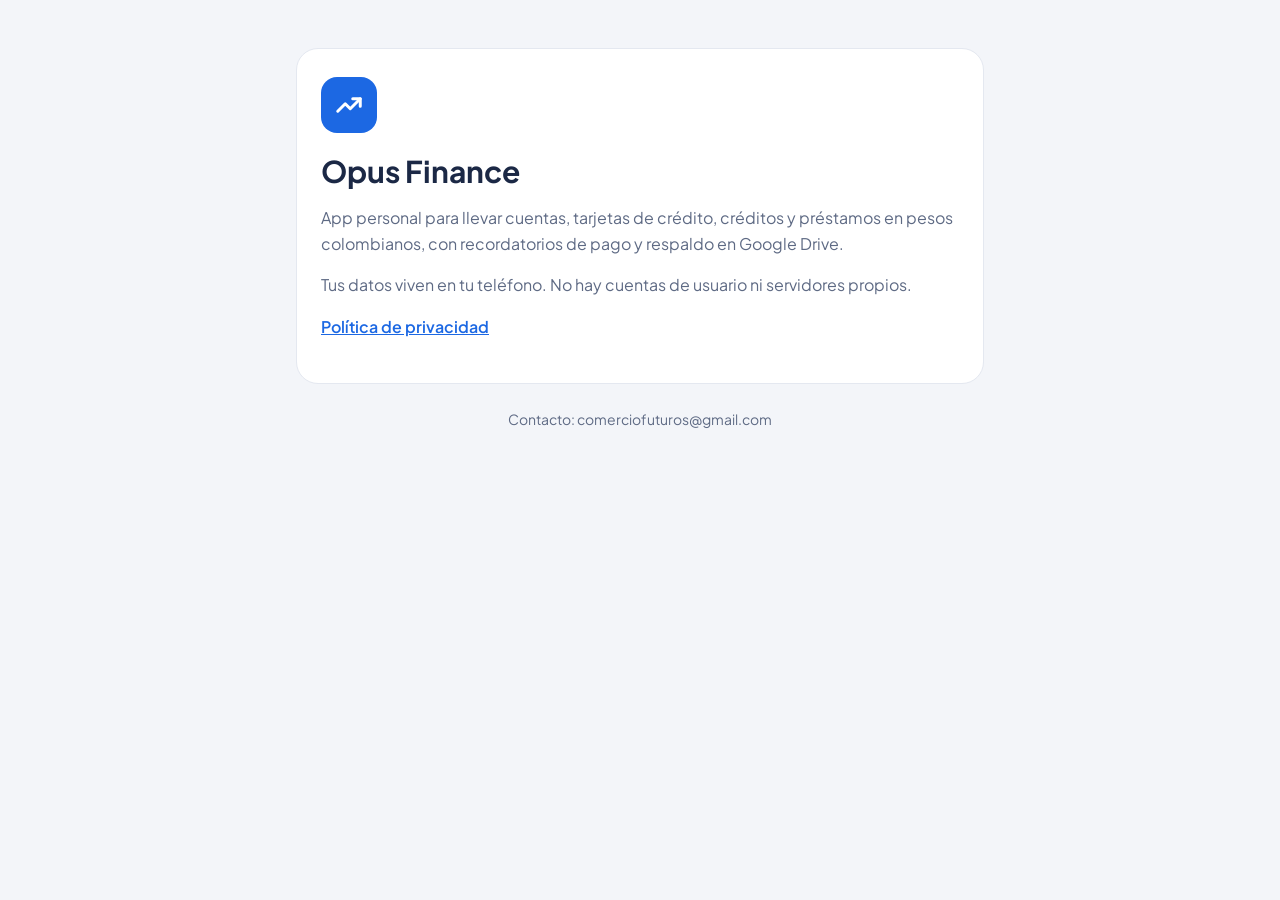
<file: index.html>
<!doctype html>
<html lang="es">
<head>
<meta charset="utf-8">
<meta name="viewport" content="width=device-width, initial-scale=1">
<title>Opus Finance</title>
<link rel="preconnect" href="https://fonts.googleapis.com">
<link href="https://fonts.googleapis.com/css2?family=Plus+Jakarta+Sans:wght@400;600;800&display=swap" rel="stylesheet">
<link rel="stylesheet" href="style.css">
</head>
<body>
<main>
  <div class="card">
    <div class="logo" aria-hidden="true">
      <svg width="30" height="30" viewBox="0 0 24 24" fill="none" stroke="#fff" stroke-width="2.4" stroke-linecap="round" stroke-linejoin="round"><polyline points="3 17 9 11 13 15 21 7"/><polyline points="15 7 21 7 21 13"/></svg>
    </div>
    <h1>Opus Finance</h1>
    <p>App personal para llevar cuentas, tarjetas de crédito, créditos y préstamos en pesos colombianos, con recordatorios de pago y respaldo en Google Drive.</p>
    <p>Tus datos viven en tu teléfono. No hay cuentas de usuario ni servidores propios.</p>
    <p><a href="privacidad.html">Política de privacidad</a></p>
  </div>
  <footer>Contacto: comerciofuturos@gmail.com</footer>
</main>
</body>
</html>
</file>
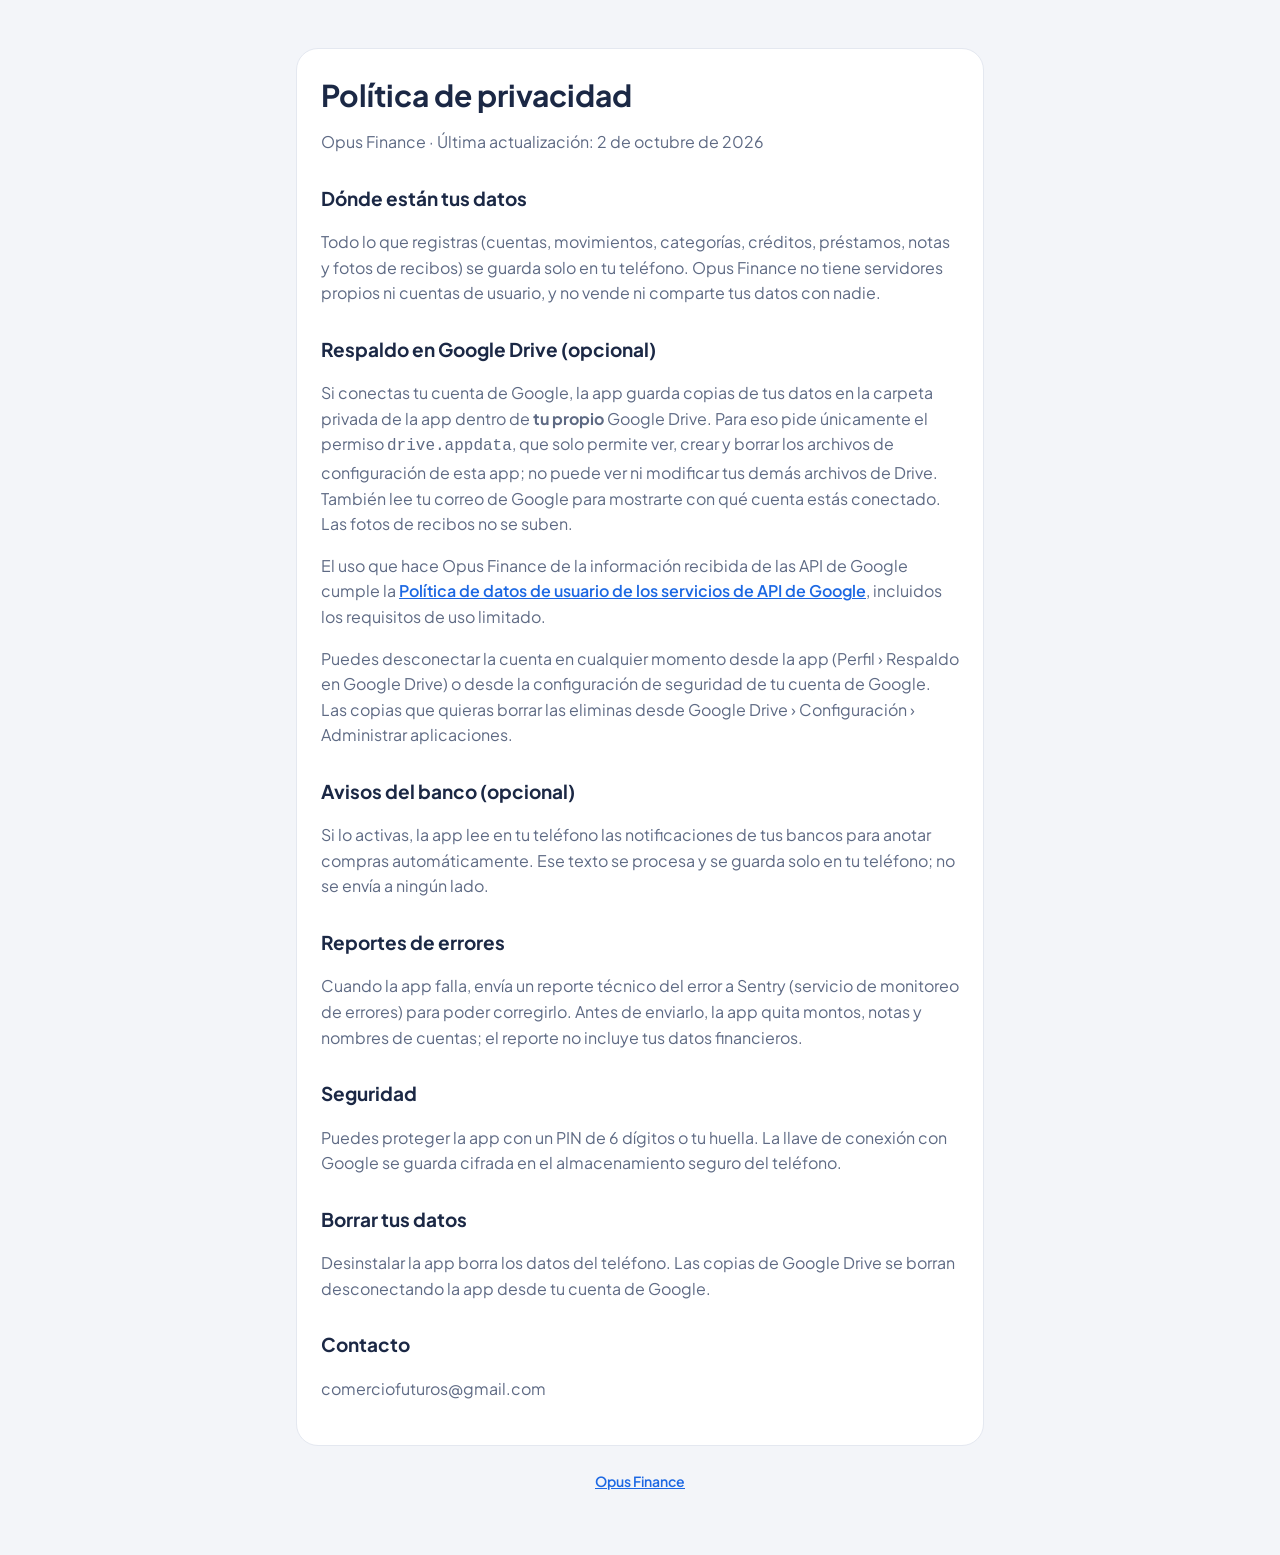
<file: privacidad.html>
<!doctype html>
<html lang="es">
<head>
<meta charset="utf-8">
<meta name="viewport" content="width=device-width, initial-scale=1">
<title>Política de privacidad · Opus Finance</title>
<link rel="preconnect" href="https://fonts.googleapis.com">
<link href="https://fonts.googleapis.com/css2?family=Plus+Jakarta+Sans:wght@400;600;800&display=swap" rel="stylesheet">
<link rel="stylesheet" href="style.css">
</head>
<body>
<main>
  <div class="card">
    <h1>Política de privacidad</h1>
    <p>Opus Finance · Última actualización: 2 de octubre de 2026</p>

    <h2>Dónde están tus datos</h2>
    <p>Todo lo que registras (cuentas, movimientos, categorías, créditos, préstamos, notas y fotos de recibos) se guarda solo en tu teléfono. Opus Finance no tiene servidores propios ni cuentas de usuario, y no vende ni comparte tus datos con nadie.</p>

    <h2>Respaldo en Google Drive (opcional)</h2>
    <p>Si conectas tu cuenta de Google, la app guarda copias de tus datos en la carpeta privada de la app dentro de <strong>tu propio</strong> Google Drive. Para eso pide únicamente el permiso <code>drive.appdata</code>, que solo permite ver, crear y borrar los archivos de configuración de esta app; no puede ver ni modificar tus demás archivos de Drive. También lee tu correo de Google para mostrarte con qué cuenta estás conectado. Las fotos de recibos no se suben.</p>
    <p>El uso que hace Opus Finance de la información recibida de las API de Google cumple la <a href="https://developers.google.com/terms/api-services-user-data-policy">Política de datos de usuario de los servicios de API de Google</a>, incluidos los requisitos de uso limitado.</p>
    <p>Puedes desconectar la cuenta en cualquier momento desde la app (Perfil › Respaldo en Google Drive) o desde la configuración de seguridad de tu cuenta de Google. Las copias que quieras borrar las eliminas desde Google Drive › Configuración › Administrar aplicaciones.</p>

    <h2>Avisos del banco (opcional)</h2>
    <p>Si lo activas, la app lee en tu teléfono las notificaciones de tus bancos para anotar compras automáticamente. Ese texto se procesa y se guarda solo en tu teléfono; no se envía a ningún lado.</p>

    <h2>Reportes de errores</h2>
    <p>Cuando la app falla, envía un reporte técnico del error a Sentry (servicio de monitoreo de errores) para poder corregirlo. Antes de enviarlo, la app quita montos, notas y nombres de cuentas; el reporte no incluye tus datos financieros.</p>

    <h2>Seguridad</h2>
    <p>Puedes proteger la app con un PIN de 6 dígitos o tu huella. La llave de conexión con Google se guarda cifrada en el almacenamiento seguro del teléfono.</p>

    <h2>Borrar tus datos</h2>
    <p>Desinstalar la app borra los datos del teléfono. Las copias de Google Drive se borran desconectando la app desde tu cuenta de Google.</p>

    <h2>Contacto</h2>
    <p>comerciofuturos@gmail.com</p>
  </div>
  <footer><a href="index.html">Opus Finance</a></footer>
</main>
</body>
</html>
</file>
<file: style.css>
:root { --bg: #F3F5F9; --text: #1B2845; --muted: #5E6A84; --accent: #1C68E3; --card: #FFFFFF; --border: #E4E8F0; }
* { box-sizing: border-box; }
body { margin: 0; background: var(--bg); color: var(--text); font: 16px/1.6 'Plus Jakarta Sans', system-ui, -apple-system, 'Segoe UI', sans-serif; }
main { max-width: 720px; margin: 0 auto; padding: 48px 16px 64px; }
.card { background: var(--card); border: 1px solid var(--border); border-radius: 22px; padding: 28px 24px; }
h1 { font-size: 30px; line-height: 1.2; margin: 0 0 8px; }
h2 { font-size: 19px; margin: 28px 0 6px; }
p, li { color: var(--muted); }
a { color: var(--accent); font-weight: 600; }
.logo { width: 56px; height: 56px; border-radius: 16px; background: var(--accent); display: grid; place-items: center; margin-bottom: 20px; }
footer { margin-top: 24px; font-size: 14px; color: var(--muted); text-align: center; }
</file>
